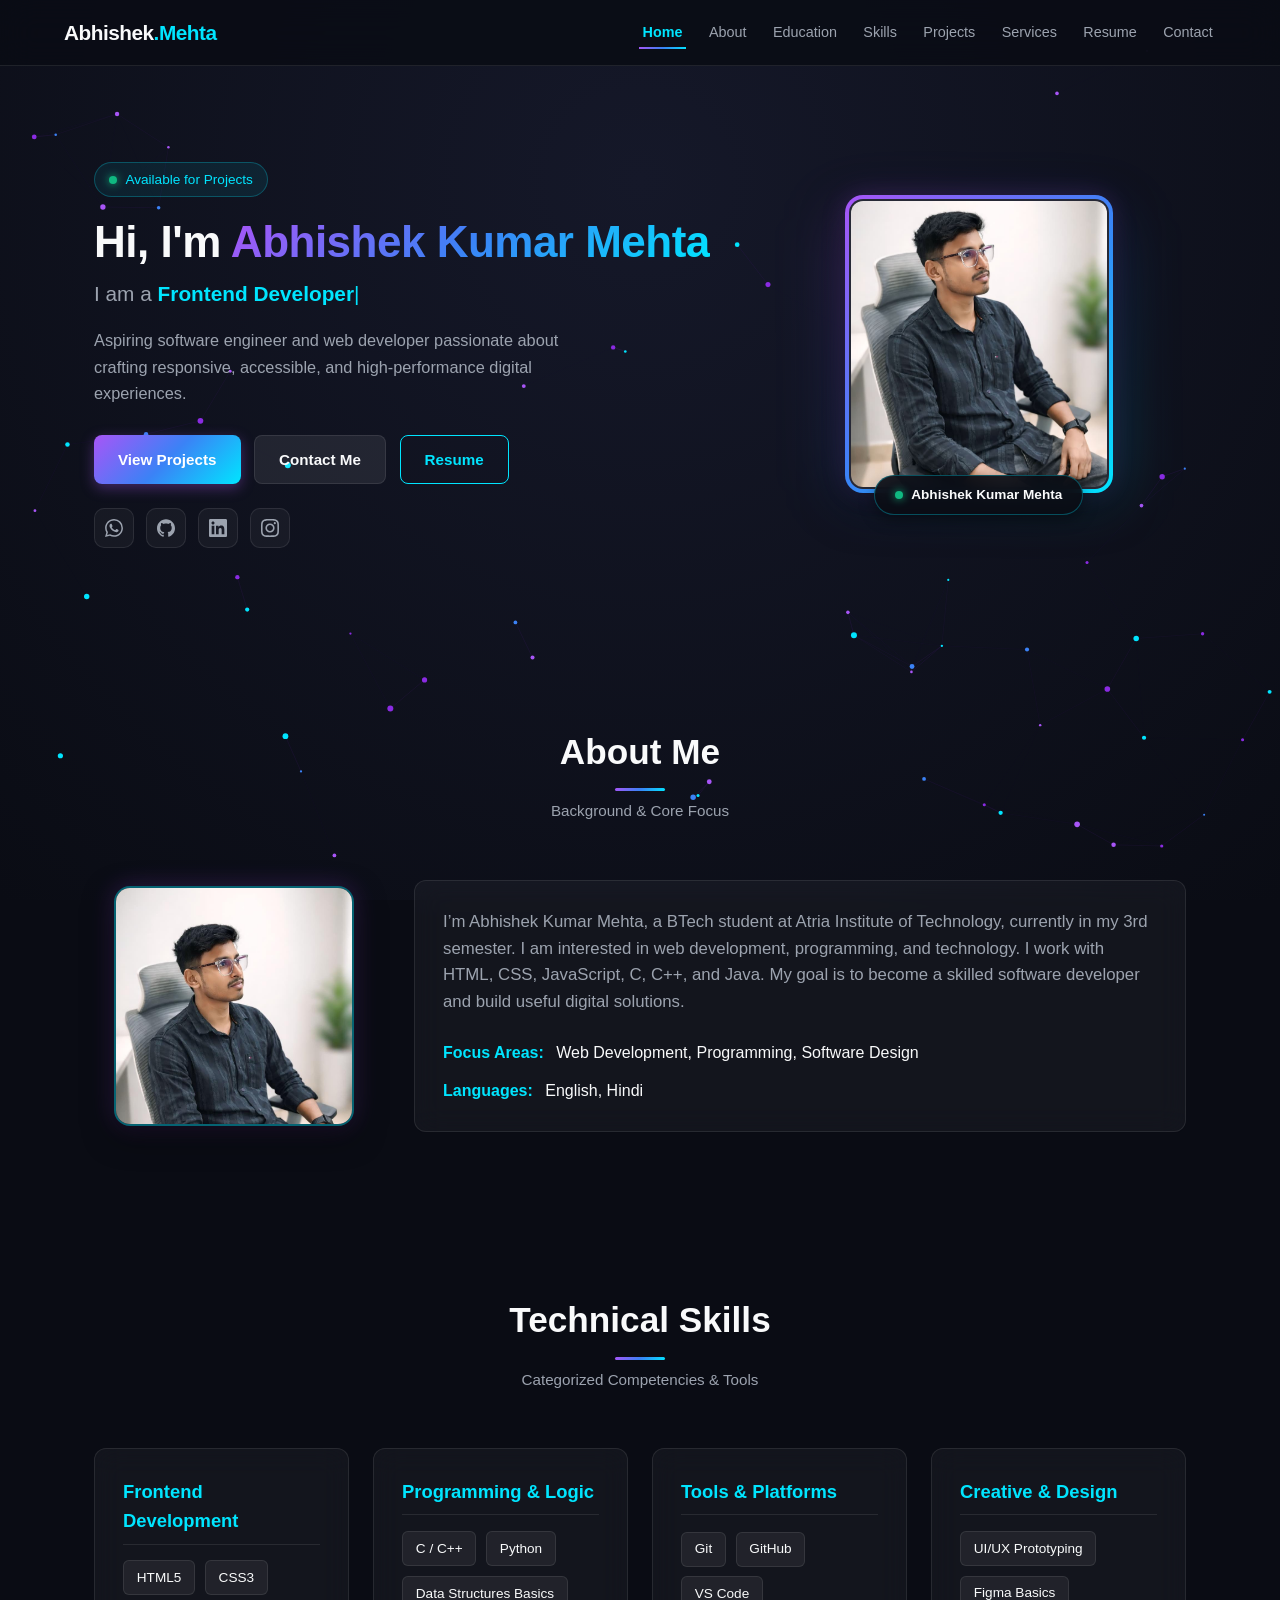
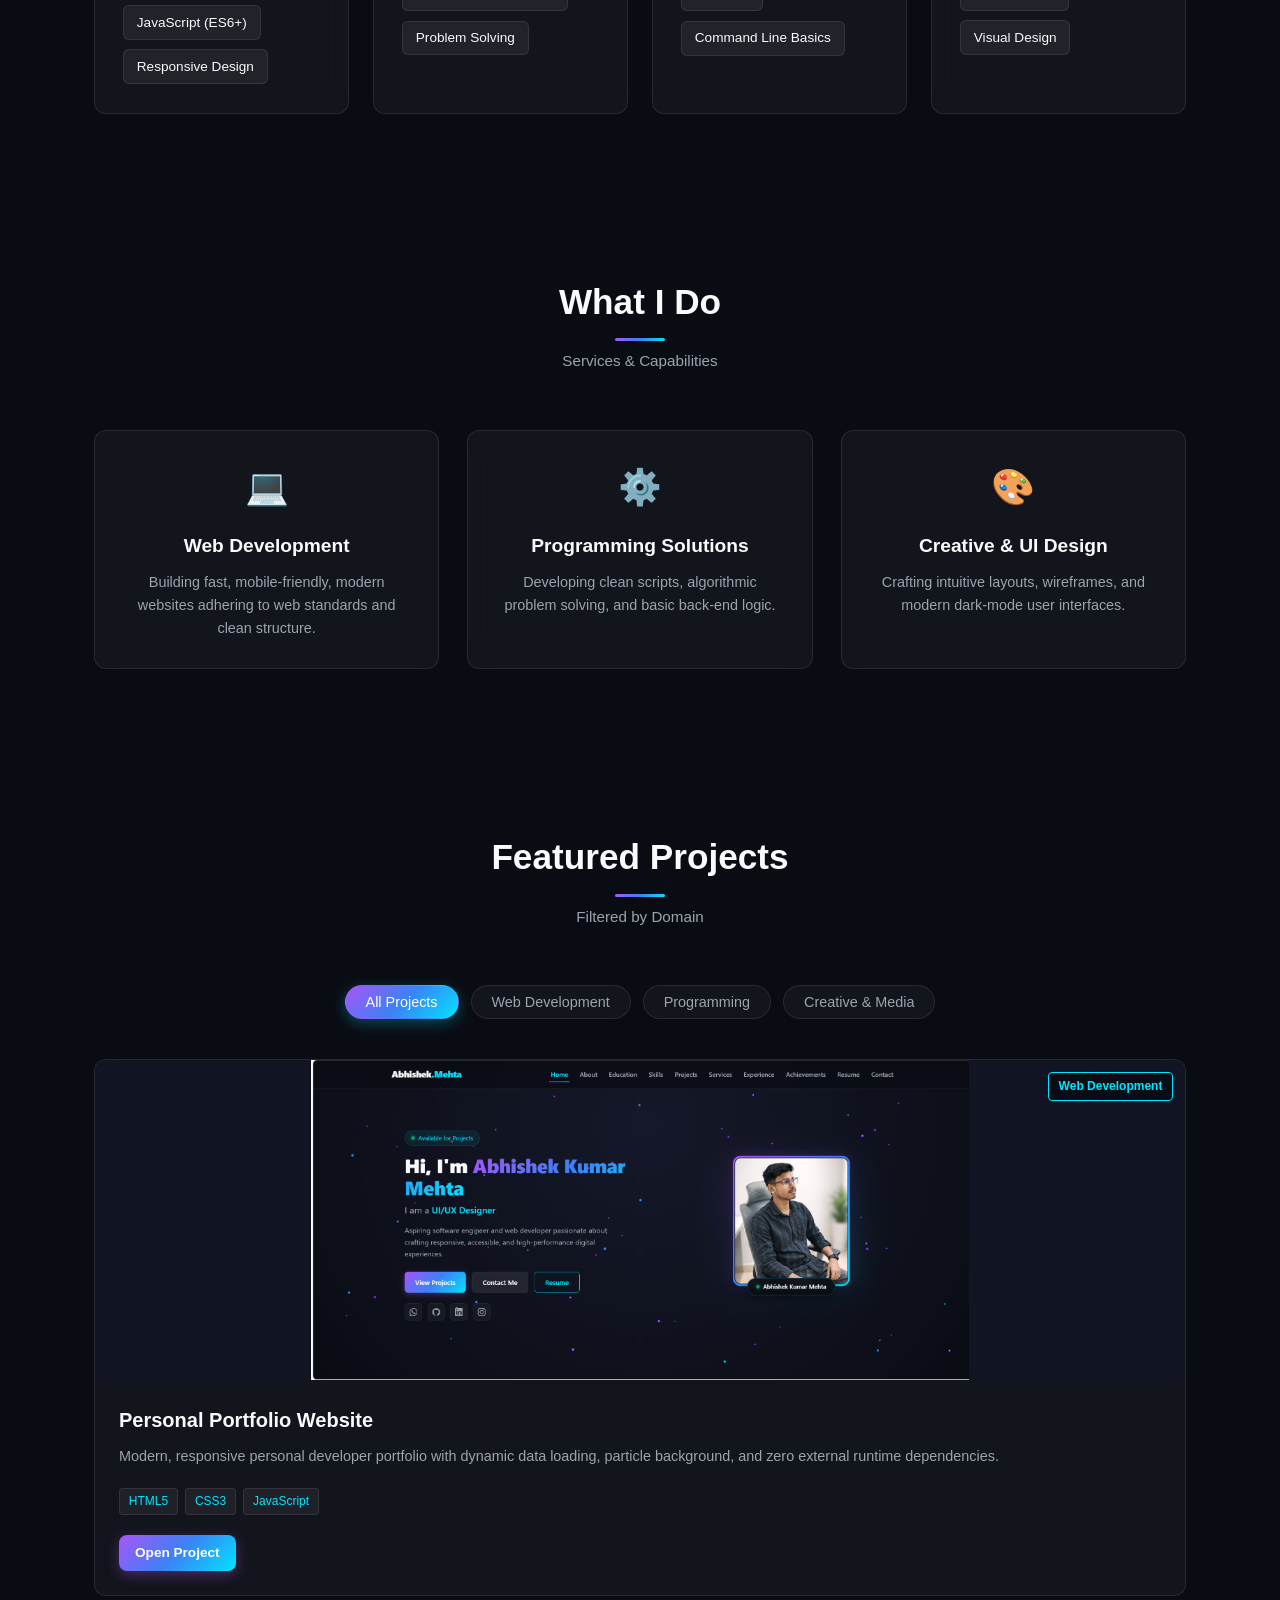
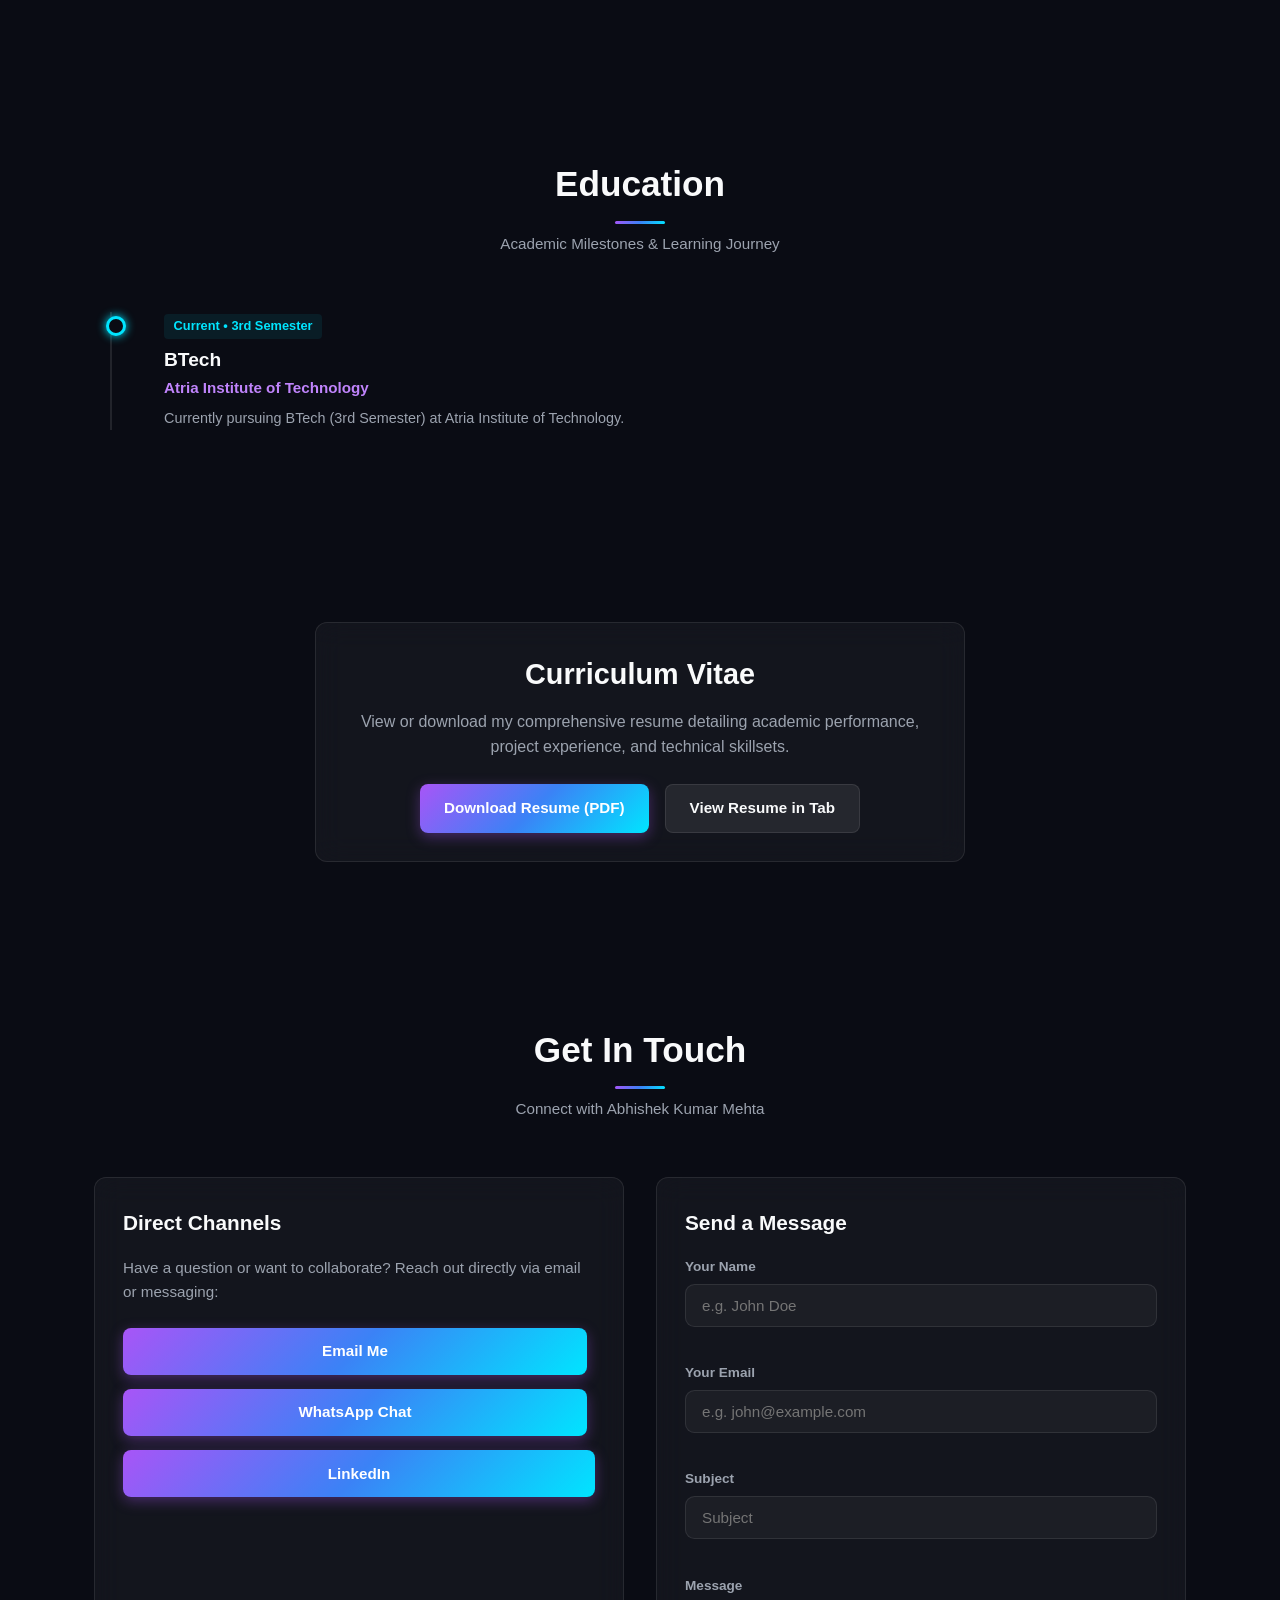
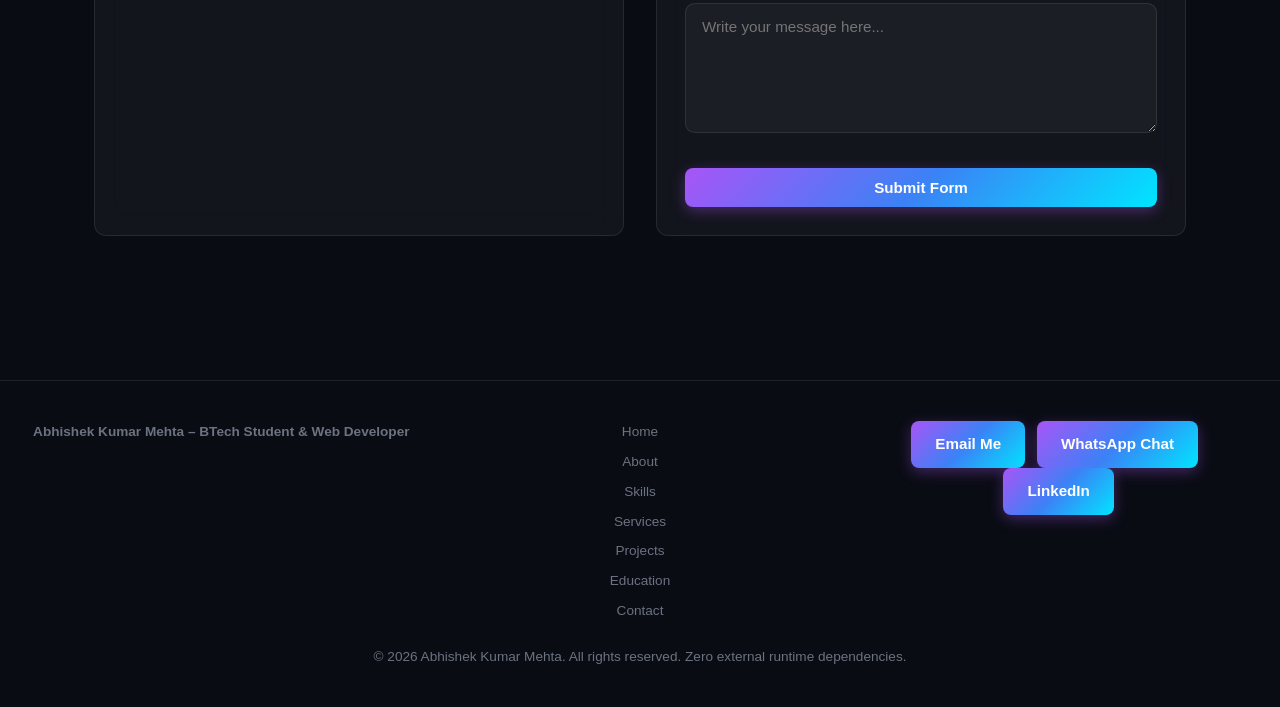
<file: index.html>
<!DOCTYPE html>
<html lang="en">
<head>
    <meta charset="UTF-8">
    <meta name="viewport" content="width=device-width, initial-scale=1.0">
    <title>Abhishek Kumar Mehta | Portfolio</title>
    <meta name="description" content="Personal portfolio of Abhishek Kumar Mehta showcasing web development, programming projects, and skills.">
    <link rel="stylesheet" href="style.css">
</head>
<body>
    <canvas id="particle-bg"></canvas>

    <!-- Navigation Header -->
    <header class="nav-bar">
        <div class="nav-container">
            <a href="#home" class="nav-logo">Abhishek<span>.Mehta</span></a>
            <button class="menu-toggle" aria-label="Toggle navigation" aria-expanded="false">☰</button>
            <nav id="main-nav">
                <ul class="nav-list">
                    <li><a href="#home">Home</a></li>
                    <li><a href="#about">About</a></li>
                    <li><a href="#education">Education</a></li>
                    <li><a href="#skills">Skills</a></li>
                    <li><a href="#projects">Projects</a></li>
                    <li><a href="#services">Services</a></li>
                    <li><a href="#resume">Resume</a></li>
                    <li><a href="#contact">Contact</a></li>
                </ul>
            </nav>
        </div>
    </header>

    <main>
        <!-- Hero Section -->
        <section id="home" class="section hero-section">
            <div class="hero-container">
                <div class="hero-left">
                    <div class="availability-badge">
                        <span class="status-dot"></span>
                        <span id="hero-status">Available for Opportunities</span>
                    </div>
                    <h1 class="hero-title">Hi, I'm <span class="gradient-text">Abhishek Kumar Mehta</span></h1>
                    <p class="subtitle">I am a <span id="profession">Frontend Developer</span><span class="blinking-cursor">|</span></p>
                    <p class="hero-bio">
                        Aspiring software engineer and web developer passionate about crafting responsive, accessible, and high-performance digital experiences.
                    </p>
                    <div class="hero-buttons">
                        <a href="#projects" class="btn btn-primary">View Projects</a>
                        <a href="#contact" class="btn btn-secondary">Contact Me</a>
                        <a href="assets/resume.pdf" class="btn btn-outline" download>Resume</a>
                    </div>
                    <div class="hero-social-icons">
                        <a id="hero-whatsapp" href="https://wa.me/919608850355" target="_blank" rel="noopener noreferrer" class="hero-social" aria-label="WhatsApp" title="WhatsApp">
                            <svg viewBox="0 0 24 24" fill="currentColor" width="18" height="18"><path d="M17.472 14.382c-.297-.149-1.758-.867-2.03-.967-.273-.099-.471-.148-.67.15-.197.297-.767.966-.94 1.164-.173.199-.347.223-.644.075-.297-.15-1.255-.463-2.39-1.475-.883-.788-1.48-1.761-1.653-2.059-.173-.297-.018-.458.13-.606.134-.133.298-.347.446-.52.149-.174.198-.298.298-.497.099-.198.05-.371-.025-.52-.075-.149-.669-1.612-.916-2.207-.242-.579-.487-.5-.669-.51-.173-.008-.371-.01-.57-.01-.198 0-.52.074-.792.372-.272.297-1.04 1.016-1.04 2.479 0 1.462 1.065 2.875 1.213 3.074.149.198 2.096 3.2 5.077 4.487.709.306 1.262.489 1.694.625.712.227 1.36.195 1.871.118.571-.085 1.758-.719 2.006-1.413.248-.694.248-1.289.173-1.413-.074-.124-.272-.198-.57-.347m-5.421 7.403h-.004a9.87 9.87 0 01-5.031-1.378l-.361-.214-3.741.982.998-3.648-.235-.374a9.86 9.86 0 01-1.51-5.26c.001-5.45 4.436-9.884 9.888-9.884 2.64 0 5.122 1.03 6.988 2.898a9.825 9.825 0 012.893 6.994c-.003 5.45-4.437 9.884-9.885 9.884m8.413-18.297A11.815 11.815 0 0012.05 0C5.495 0 .16 5.335.157 11.892c0 2.096.547 4.142 1.588 5.945L.057 24l6.305-1.654a11.882 11.882 0 005.683 1.448h.005c6.554 0 11.89-5.335 11.893-11.893a11.821 11.821 0 00-3.48-8.413z"/></svg>
                        </a>
                        <a id="hero-github" href="https://github.com/your_github" target="_blank" rel="noopener noreferrer" class="hero-social" aria-label="GitHub" title="GitHub">
                            <svg viewBox="0 0 24 24" fill="currentColor" width="18" height="18"><path d="M12 .297c-6.63 0-12 5.373-12 12 0 5.303 3.438 9.8 8.205 11.385.6.113.82-.258.82-.577 0-.285-.01-1.04-.015-2.04-3.338.724-4.042-1.61-4.042-1.61C4.422 18.07 3.633 17.7 3.633 17.7c-1.087-.744.084-.729.084-.729 1.205.084 1.838 1.236 1.838 1.236 1.07 1.835 2.809 1.305 3.495.998.108-.776.417-1.305.76-1.605-2.665-.3-5.466-1.332-5.466-5.93 0-1.31.465-2.38 1.235-3.22-.135-.303-.54-1.523.105-3.176 0 0 1.005-.322 3.3 1.23.96-.267 1.98-.399 3-.405 1.02.006 2.04.138 3 .405 2.28-1.552 3.285-1.23 3.285-1.23.645 1.653.24 2.873.12 3.176.765.84 1.23 1.91 1.23 3.22 0 4.61-2.805 5.625-5.475 5.92.42.36.81 1.096.81 2.22 0 1.606-.015 2.896-.015 3.286 0 .315.21.69.825.57C20.565 22.092 24 17.592 24 12.297c0-6.627-5.373-12-12-12"/></svg>
                        </a>
                        <a id="hero-linkedin" href="https://linkedin.com/in/your_linkedin" target="_blank" rel="noopener noreferrer" class="hero-social" aria-label="LinkedIn" title="LinkedIn">
                            <svg viewBox="0 0 24 24" fill="currentColor" width="18" height="18"><path d="M20.447 20.452h-3.554v-5.569c0-1.328-.027-3.037-1.852-3.037-1.853 0-2.136 1.445-2.136 2.939v5.667H9.351V9h3.414v1.561h.046c.477-.9 1.637-1.85 3.37-1.85 3.601 0 4.267 2.37 4.267 5.455v6.286zM5.337 7.433c-1.144 0-2.063-.926-2.063-2.065 0-1.138.92-2.063 2.063-2.063 1.14 0 2.064.925 2.064 2.063 0 1.139-.925 2.065-2.064 2.065zm1.782 13.019H3.555V9h3.564v11.452zM22.225 0H1.771C.792 0 0 .774 0 1.729v20.542C0 23.227.792 24 1.771 24h20.451C23.2 24 24 23.227 24 22.271V1.729C24 .774 23.2 0 22.222 0h.003z"/></svg>
                        </a>
                        <a id="hero-instagram" href="https://instagram.com/your_instagram" target="_blank" rel="noopener noreferrer" class="hero-social" aria-label="Instagram" title="Instagram">
                            <svg viewBox="0 0 24 24" fill="currentColor" width="18" height="18"><path d="M12 0C8.74 0 8.333.015 7.053.072 5.775.132 4.905.333 4.14.63c-.789.306-1.459.717-2.126 1.384S.935 3.35.63 4.14C.333 4.905.131 5.775.072 7.053.012 8.333 0 8.74 0 12s.015 3.667.072 4.947c.06 1.277.261 2.148.558 2.913.306.788.717 1.459 1.384 2.126.667.666 1.336 1.079 2.126 1.384.766.296 1.636.499 2.913.558C8.333 23.988 8.74 24 12 24s3.667-.015 4.947-.072c1.277-.06 2.148-.262 2.913-.558.788-.306 1.459-.718 2.126-1.384.666-.667 1.079-1.335 1.384-2.126.296-.765.499-1.636.558-2.913.06-1.28.072-1.687.072-4.947s-.015-3.667-.072-4.947c-.06-1.277-.262-2.149-.558-2.913-.306-.789-.718-1.459-1.384-2.126C21.319 1.347 20.651.935 19.86.63c-.765-.297-1.636-.499-2.913-.558C15.667.012 15.26 0 12 0zm0 2.16c3.203 0 3.585.016 4.85.071 1.17.055 1.805.249 2.227.415.562.217.96.477 1.382.896.419.42.679.819.896 1.381.164.422.36 1.057.413 2.227.057 1.266.07 1.646.07 4.85s-.015 3.585-.074 4.85c-.061 1.17-.256 1.805-.421 2.227-.224.562-.479.96-.899 1.382-.419.419-.824.679-1.38.896-.42.164-1.065.36-2.235.413-1.274.057-1.649.07-4.859.07-3.211 0-3.586-.015-4.859-.074-1.171-.061-1.816-.256-2.236-.421-.569-.224-.96-.479-1.379-.899-.421-.419-.69-.824-.9-1.38-.165-.42-.359-1.065-.42-2.235-.045-1.26-.061-1.649-.061-4.844 0-3.196.016-3.586.061-4.861.061-1.17.255-1.814.42-2.234.21-.57.479-.96.9-1.381.419-.419.81-.689 1.379-.898.42-.166 1.051-.361 2.221-.421 1.275-.045 1.65-.06 4.859-.06l.045.03zm0 3.678a6.162 6.162 0 100 12.324 6.162 6.162 0 100-12.324zM12 16c-2.2 0-4-1.79-4-4s1.79-4 4-4 4 1.79 4 4-1.79 4-4 4zm7.846-10.405a1.441 1.441 0 11-2.882 0 1.441 1.441 0 012.882 0z"/></svg>
                        </a>
                    </div>
                </div>
                <div class="hero-right">
                    <div class="portrait-frame">
                        <div class="portrait-glow"></div>
                        <div class="portrait-border">
                            <img src="assets/profile.jpg" alt="Abhishek Kumar Mehta" class="profile-pic" onerror="this.onerror=null;this.src='assets/placeholder.svg';" />
                        </div>
                        <div class="portrait-name-tag">
                            <span class="tag-dot"></span>
                            Abhishek Kumar Mehta
                        </div>
                    </div>
                </div>
            </div>
        </section>

        <!-- About Me Section -->
        <section id="about" class="section">
            <div class="section-header">
                <h2>About Me</h2>
                <p class="section-tagline">Background & Core Focus</p>
            </div>
            <div class="about-container">
                <div class="about-photo-wrapper">
                    <img src="assets/about.jpg" alt="Abhishek Kumar Mehta portrait" class="about-photo" onerror="this.onerror=null;this.src='assets/placeholder.svg';" />
                </div>
                <div class="about-content card">
                    <p id="about-bio" class="about-text">
                        I'm Abhishek Kumar Mehta, a BTech student at Atria Institute of Technology, currently in my 3rd semester. I am interested in web development, programming, and technology. I work with HTML, CSS, JavaScript, C, C++, and Java. My goal is to become a skilled software developer and build useful digital solutions.
                    </p>
                    <ul class="about-details">
                        <li><strong>Focus Areas:</strong> <span id="about-focus">Web Development, Programming, Software Design</span></li>
                        <li><strong>Languages:</strong> <span id="about-languages">English, Hindi</span></li>
                    </ul>
                </div>
            </div>
        </section>

        <!-- Skills Section -->
        <section id="skills" class="section">
            <div class="section-header">
                <h2>Technical Skills</h2>
                <p class="section-tagline">Categorized Competencies & Tools</p>
            </div>
            <div id="skills-list" class="skills-category-grid"></div>
        </section>

        <!-- Services Section -->
        <section id="services" class="section">
            <div class="section-header">
                <h2>What I Do</h2>
                <p class="section-tagline">Services & Capabilities</p>
            </div>
            <div class="services-grid"></div>
        </section>

        <!-- Projects Section -->
        <section id="projects" class="section">
            <div class="section-header">
                <h2>Featured Projects</h2>
                <p class="section-tagline">Filtered by Domain</p>
            </div>
            <div class="project-filters">
                <button class="filter-btn active" data-filter="All">All Projects</button>
                <button class="filter-btn" data-filter="Web Development">Web Development</button>
                <button class="filter-btn" data-filter="Programming">Programming</button>
                <button class="filter-btn" data-filter="Creative & Media">Creative & Media</button>
            </div>
            <div id="projects-gallery" class="projects-grid"></div>
        </section>

        <!-- Education Section -->
        <section id="education" class="section">
            <div class="section-header">
                <h2>Education</h2>
                <p class="section-tagline">Academic Milestones & Learning Journey</p>
            </div>
            <div id="education-timeline" class="timeline"></div>
        </section>

        <!-- Resume Section (moved above Contact) -->
        <section id="resume" class="section">
            <div class="resume-card card">
                <h2>Curriculum Vitae</h2>
                <p>View or download my comprehensive resume detailing academic performance, project experience, and technical skillsets.</p>
                <div class="resume-actions">
                    <a href="resume.pdf" class="btn btn-primary" download>Download Resume (PDF)</a>
                    <a href="resume.pdf" class="btn btn-secondary" target="_blank">View Resume in Tab</a>
                </div>
            </div>
        </section>

        <!-- Contact Section -->
        <section id="contact" class="section">
            <div class="section-header">
                <h2>Get In Touch</h2>
                <p class="section-tagline">Connect with Abhishek Kumar Mehta</p>
            </div>
            <div class="contact-wrapper">
                <div class="contact-info card">
                    <h3>Direct Channels</h3>
                    <p>Have a question or want to collaborate? Reach out directly via email or messaging:</p>
                    <div class="direct-contact-links">
                        <a id="email-link" href="mailto:abhishekraaz9771@gmail.com" class="btn btn-primary" style="margin-right:0.5rem;">Email Me</a>
                        <a id="whatsapp-link" href="https://wa.me/919608850355" target="_blank" rel="noopener noreferrer" class="btn btn-primary" style="margin-right:0.5rem;">WhatsApp Chat</a>
                        <a id="linkedin-link" href="https://www.linkedin.com/in/abhishek-mehta-bbab1339b/" target="_blank" rel="noopener noreferrer" class="btn btn-primary">LinkedIn</a>
                    </div>
                </div>
                <div class="contact-form-card card">
                    <h3>Send a Message</h3>
                    <form id="contact-form" class="contact-form" novalidate>
                        <div class="form-group">
                            <label for="name">Your Name</label>
                            <input type="text" id="name" name="name" placeholder="e.g. John Doe" required />
                        </div>
                        <div class="form-group">
                            <label for="email">Your Email</label>
                            <input type="email" id="email" name="email" placeholder="e.g. john@example.com" required />
                        </div>
                        <div class="form-group">
                            <label for="subject">Subject</label>
                            <input type="text" id="subject" name="subject" placeholder="Subject" required />
                        </div>
                        <div class="form-group">
                            <label for="message">Message</label>
                            <textarea id="message" name="message" rows="4" placeholder="Write your message here..." required></textarea>
                        </div>
                        <button type="submit" class="btn btn-primary">Submit Form</button>
                        <div id="form-status" class="form-status" aria-live="polite"></div>
                    </form>
                </div>
            </div>
        </section>

        <!-- Experience Section (hidden) -->
        <section id="experience" class="section">
            <div class="section-header">
                <h2>Experience & Activities</h2>
                <p class="section-tagline">Roles, Internships & Project Contributions</p>
            </div>
            <div id="experience-timeline" class="timeline"></div>
        </section>

        <!-- Achievements Section (hidden) -->
        <section id="achievements" class="section">
            <div class="section-header">
                <h2>Achievements & Certifications</h2>
                <p class="section-tagline">Verified Credentials & Recognition</p>
            </div>
            <div id="achievements-list" class="achievements-grid"></div>
        </section>
    </main>

    <footer>
        <div class="footer-grid">
            <div class="footer-intro">
                <p>Abhishek Kumar Mehta – BTech Student & Web Developer</p>
            </div>
            <div class="footer-nav">
                <ul>
                    <li><a href="#home">Home</a></li>
                    <li><a href="#about">About</a></li>
                    <li><a href="#skills">Skills</a></li>
                    <li><a href="#services">Services</a></li>
                    <li><a href="#projects">Projects</a></li>
                    <li><a href="#education">Education</a></li>
                    <li><a href="#contact">Contact</a></li>
                </ul>
            </div>
            <div class="footer-contact">
                <a href="mailto:abhishekraaz9771@gmail.com" class="btn btn-primary" style="margin-right:0.5rem;">Email Me</a>
                <a href="https://wa.me/919608850355" target="_blank" rel="noopener noreferrer" class="btn btn-primary" style="margin-right:0.5rem;">WhatsApp Chat</a>
                <a href="https://www.linkedin.com/in/abhishek-mehta-bbab1339b/" target="_blank" rel="noopener noreferrer" class="btn btn-primary">LinkedIn</a>
            </div>
        </div>
        <p>&copy; 2026 Abhishek Kumar Mehta. All rights reserved. Zero external runtime dependencies.</p>
    </footer>

    <script src="data.js"></script>
    <script src="script.js"></script>
</body>
</html>
</file>
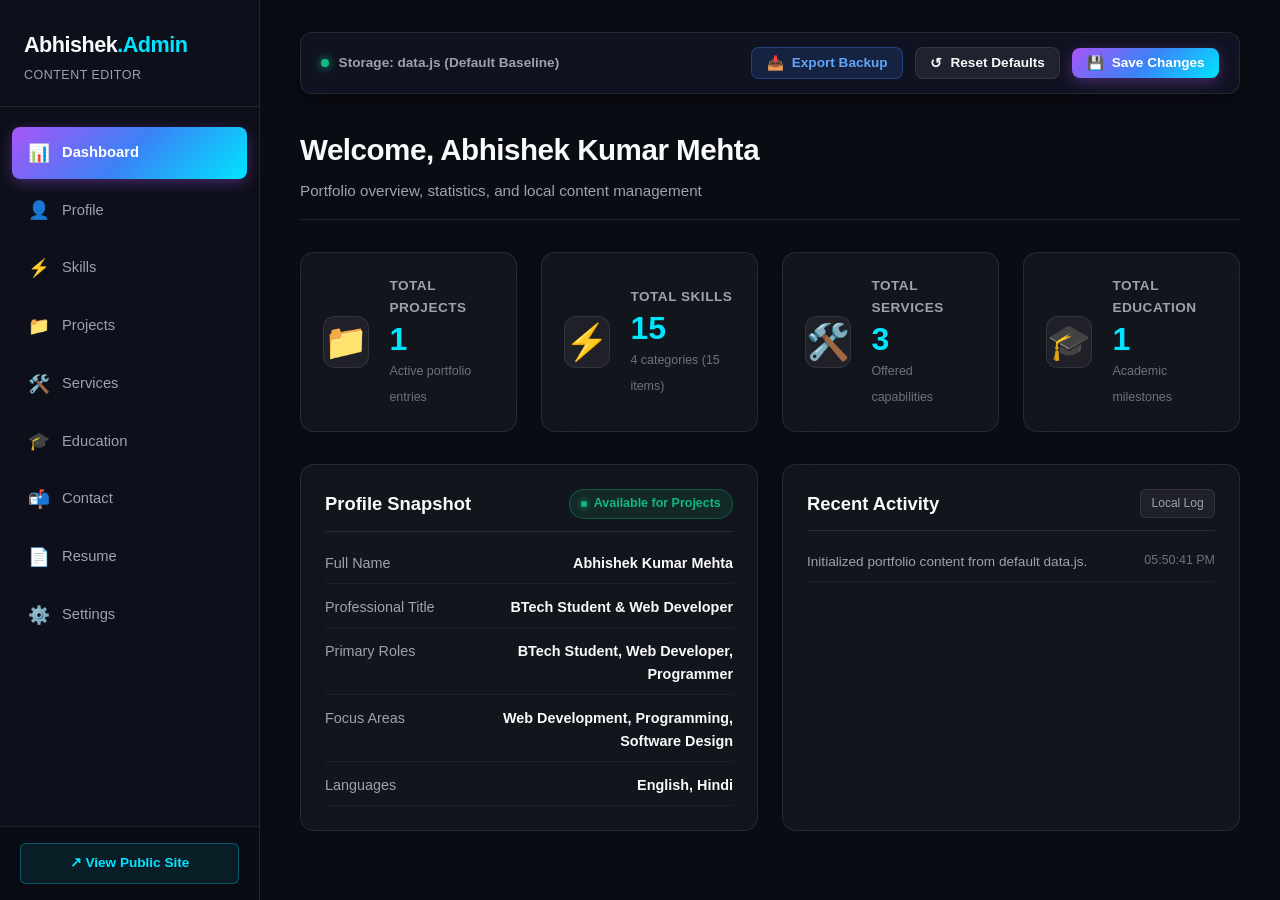
<file: admin.html>
<!DOCTYPE html>
<html lang="en">
<head>
    <meta charset="UTF-8" />
    <meta name="viewport" content="width=device-width, initial-scale=1.0" />
    <title>Admin Dashboard – Abhishek Kumar Mehta</title>
    <link rel="stylesheet" href="admin.css" />
</head>
<body>
    <!-- Mobile Header -->
    <header class="mobile-header">
        <button class="sidebar-toggle" id="sidebar-toggle" aria-label="Toggle navigation">☰</button>
        <div class="mobile-title">Portfolio Admin</div>
    </header>

    <!-- Sidebar Navigation -->
    <aside class="admin-sidebar" id="admin-sidebar">
        <div class="sidebar-header">
            <h2>Abhishek<span>.Admin</span></h2>
            <p class="sidebar-subtitle">Content Editor</p>
        </div>
        <nav class="sidebar-nav">
            <ul>
                <li><a href="#dashboard" class="active" data-panel="dashboard"><span class="nav-icon">📊</span> Dashboard</a></li>
                <li><a href="#profile" data-panel="profile"><span class="nav-icon">👤</span> Profile</a></li>
                <li><a href="#skills" data-panel="skills"><span class="nav-icon">⚡</span> Skills</a></li>
                <li><a href="#projects" data-panel="projects"><span class="nav-icon">📁</span> Projects</a></li>
                <li><a href="#services" data-panel="services"><span class="nav-icon">🛠️</span> Services</a></li>
                <li><a href="#education" data-panel="education"><span class="nav-icon">🎓</span> Education</a></li>
                <li><a href="#contact" data-panel="contact"><span class="nav-icon">📬</span> Contact</a></li>
                <li><a href="#resume" data-panel="resume"><span class="nav-icon">📄</span> Resume</a></li>
                <li><a href="#settings" data-panel="settings"><span class="nav-icon">⚙️</span> Settings</a></li>
            </ul>
        </nav>
        <div class="sidebar-footer">
            <a href="index.html" class="view-site-link" target="_blank" rel="noopener noreferrer">↗ View Public Site</a>
        </div>
    </aside>

    <!-- Main Content Area -->
    <main class="admin-main" id="admin-main">
        <!-- Global Persistent Action Toolbar -->
        <div class="admin-actions-bar">
            <div class="storage-indicator">
                <span class="indicator-dot" id="storage-indicator-dot"></span>
                <span class="indicator-text" id="storage-indicator-text">Storage: data.js (Default)</span>
            </div>
            <div class="global-actions">
                <button type="button" class="btn btn-export btn-sm" id="btn-export-backup" title="Export portfolio data as JSON backup">
                    <span>📥</span> Export Backup
                </button>
                <button type="button" class="btn btn-secondary btn-sm" id="btn-reset-changes" title="Reset all changes back to data.js defaults">
                    <span>↺</span> Reset Defaults
                </button>
                <button type="button" class="btn btn-primary btn-sm" id="btn-save-changes" title="Save all changes to browser localStorage">
                    <span>💾</span> Save Changes
                </button>
            </div>
        </div>

        <!-- Dashboard Panel -->
        <section class="panel active" id="panel-dashboard">
            <div class="panel-header">
                <h1 class="welcome" id="welcome-heading">Welcome, Abhishek</h1>
                <p class="panel-tagline">Portfolio overview, statistics, and local content management</p>
            </div>
            
            <!-- Statistics Cards -->
            <div class="stats-grid">
                <div class="card stat-card">
                    <div class="stat-icon">📁</div>
                    <div class="stat-info">
                        <h3>Total Projects</h3>
                        <p class="stat" id="stat-projects">0</p>
                        <span class="stat-meta">Active portfolio entries</span>
                    </div>
                </div>
                <div class="card stat-card">
                    <div class="stat-icon">⚡</div>
                    <div class="stat-info">
                        <h3>Total Skills</h3>
                        <p class="stat" id="stat-skills">0</p>
                        <span class="stat-meta" id="stat-skills-meta">Competency pills</span>
                    </div>
                </div>
                <div class="card stat-card">
                    <div class="stat-icon">🛠️</div>
                    <div class="stat-info">
                        <h3>Total Services</h3>
                        <p class="stat" id="stat-services">0</p>
                        <span class="stat-meta">Offered capabilities</span>
                    </div>
                </div>
                <div class="card stat-card">
                    <div class="stat-icon">🎓</div>
                    <div class="stat-info">
                        <h3>Total Education</h3>
                        <p class="stat" id="stat-education">0</p>
                        <span class="stat-meta">Academic milestones</span>
                    </div>
                </div>
            </div>

            <!-- Dashboard 2-Column Overview -->
            <div class="dashboard-grid">
                <div class="card dash-card">
                    <div class="card-header">
                        <h3>Profile Snapshot</h3>
                        <span class="status-badge" id="dash-profile-status">Available</span>
                    </div>
                    <div id="dash-profile-summary" class="profile-summary"></div>
                </div>

                <div class="card dash-card">
                    <div class="card-header">
                        <h3>Recent Activity</h3>
                        <span class="badge-dim">Local Log</span>
                    </div>
                    <div class="activity-content" id="activity-list"></div>
                </div>
            </div>
        </section>

        <!-- Profile Panel -->
        <section class="panel" id="panel-profile">
            <div class="panel-header">
                <div>
                    <h2>Profile Information</h2>
                    <p class="panel-tagline">Edit full name, professional title, roles, bio, focus areas, and languages</p>
                </div>
            </div>
            <div id="profile-editor-container"></div>
        </section>

        <!-- Skills Panel -->
        <section class="panel" id="panel-skills">
            <div class="panel-header flex-header">
                <div>
                    <h2>Technical Skills</h2>
                    <p class="panel-tagline">Add, edit, and organize skill categories and individual competencies</p>
                </div>
                <button type="button" class="btn btn-primary btn-sm" id="btn-add-category">
                    <span>+</span> Add Category
                </button>
            </div>
            <div id="skills-editor-container"></div>
        </section>

        <!-- Projects Panel -->
        <section class="panel" id="panel-projects">
            <div class="panel-header flex-header">
                <div>
                    <h2>Featured Projects</h2>
                    <p class="panel-tagline">Add, edit, or delete portfolio project entries</p>
                </div>
                <button type="button" class="btn btn-primary btn-sm" id="btn-add-project">
                    <span>+</span> Add Project
                </button>
            </div>
            <div id="projects-editor-container"></div>
        </section>

        <!-- Services Panel -->
        <section class="panel" id="panel-services">
            <div class="panel-header flex-header">
                <div>
                    <h2>Services & Capabilities</h2>
                    <p class="panel-tagline">Manage services, descriptions, and iconography</p>
                </div>
                <button type="button" class="btn btn-primary btn-sm" id="btn-add-service">
                    <span>+</span> Add Service
                </button>
            </div>
            <div id="services-editor-container"></div>
        </section>

        <!-- Education Panel -->
        <section class="panel" id="panel-education">
            <div class="panel-header flex-header">
                <div>
                    <h2>Education History</h2>
                    <p class="panel-tagline">Manage academic qualifications and institutional milestones</p>
                </div>
                <button type="button" class="btn btn-primary btn-sm" id="btn-add-education">
                    <span>+</span> Add Education
                </button>
            </div>
            <div id="education-editor-container"></div>
        </section>

        <!-- Contact Panel -->
        <section class="panel" id="panel-contact">
            <div class="panel-header">
                <div>
                    <h2>Contact & Communication Channels</h2>
                    <p class="panel-tagline">Edit verified direct email, WhatsApp, and LinkedIn URLs</p>
                </div>
            </div>
            <div id="contact-editor-container"></div>
        </section>

        <!-- Resume Panel -->
        <section class="panel" id="panel-resume">
            <div class="panel-header">
                <div>
                    <h2>Curriculum Vitae</h2>
                    <p class="panel-tagline">Resume document path and public availability status</p>
                </div>
            </div>
            <div id="resume-editor-container"></div>
        </section>

        <!-- Settings Panel -->
        <section class="panel" id="panel-settings">
            <div class="panel-header">
                <div>
                    <h2>System Settings & Backup</h2>
                    <p class="panel-tagline">Storage backend status, local persistence controls, and data export</p>
                </div>
            </div>
            <div id="settings-editor-container"></div>
        </section>
    </main>

    <!-- Reusable Modal Dialog for Add/Edit Operations -->
    <div id="admin-modal" class="modal-overlay hidden" role="dialog" aria-modal="true" aria-hidden="true">
        <div class="modal-card card">
            <div class="modal-header">
                <h3 id="modal-title">Edit Item</h3>
                <button type="button" class="modal-close-btn" id="modal-close-btn" aria-label="Close dialog">✕</button>
            </div>
            <div class="modal-body" id="modal-body"></div>
            <div class="modal-footer">
                <button type="button" class="btn btn-secondary" id="modal-cancel-btn">Cancel</button>
                <button type="button" class="btn btn-primary" id="modal-save-btn">Apply Changes</button>
            </div>
        </div>
    </div>

    <!-- Toast Notification Container -->
    <div id="toast-container" class="toast-container" aria-live="polite"></div>

    <!-- Data source & Admin Controller Scripts -->
    <script src="data.js"></script>
    <script src="admin.js"></script>
</body>
</html>
</file>
<file: style.css>
/* style.css - Abhishek Kumar Mehta Portfolio */
/* Design System: Deep Dark Navy, Purple-Cyan Gradients, Glassmorphism Cards */

:root {
    --bg-dark: #0a0c14;
    --bg-card: rgba(255, 255, 255, 0.04);
    --bg-card-hover: rgba(255, 255, 255, 0.07);
    --border-color: rgba(255, 255, 255, 0.09);
    --border-hover: rgba(0, 229, 255, 0.35);

    --primary-purple: #9333ea;
    --primary-cyan: #00e5ff;
    --primary-blue: #3b82f6;
    --accent-gradient: linear-gradient(135deg, #a855f7 0%, #3b82f6 50%, #00e5ff 100%);
    --accent-glow: rgba(168, 85, 247, 0.25);

    --text-main: #f9fafb;
    --text-muted: #9ca3af;
    --text-dim: #6b7280;

    --font-stack: -apple-system, BlinkMacSystemFont, 'Segoe UI', Roboto, Helvetica, Arial, sans-serif;
    --transition-speed: 0.3s;
}

* {
    box-sizing: border-box;
    margin: 0;
    padding: 0;
}

html {
    scroll-behavior: smooth;
}

body {
    background-color: var(--bg-dark);
    color: var(--text-main);
    font-family: var(--font-stack);
    line-height: 1.6;
    overflow-x: hidden;
    position: relative;
}

/* Background Particle Canvas */
#particle-bg {
    position: fixed;
    top: 0;
    left: 0;
    width: 100vw;
    height: 100vh;
    z-index: -1;
    pointer-events: none;
    background: radial-gradient(circle at 50% 20%, #151829 0%, #0a0c14 100%);
}

/* Typography & Helpers */
a {
    color: inherit;
    text-decoration: none;
    transition: color var(--transition-speed);
}

.gradient-text {
    background: var(--accent-gradient);
    -webkit-background-clip: text;
    -webkit-text-fill-color: transparent;
}

.section {
    padding: 5rem 1.5rem;
    max-width: 1140px;
    margin: 0 auto;
}

.section-header {
    text-align: center;
    margin-bottom: 3.5rem;
}

.section-header h2 {
    font-size: 2.2rem;
    font-weight: 700;
    color: var(--text-main);
    position: relative;
    display: inline-block;
}

.section-header h2::after {
    content: '';
    display: block;
    width: 50px;
    height: 3px;
    background: var(--accent-gradient);
    margin: 0.5rem auto 0;
    border-radius: 2px;
}

.section-tagline {
    color: var(--text-muted);
    font-size: 0.95rem;
    margin-top: 0.5rem;
}

/* Glassmorphism Card Style */
.card {
    background: var(--bg-card);
    border: 1px solid var(--border-color);
    border-radius: 12px;
    padding: 1.75rem;
    backdrop-filter: blur(14px);
    -webkit-backdrop-filter: blur(14px);
    transition: transform var(--transition-speed), border-color var(--transition-speed), box-shadow var(--transition-speed);
}

.card:hover {
    transform: translateY(-4px);
    border-color: var(--border-hover);
    box-shadow: 0 10px 25px -5px rgba(0, 0, 0, 0.4), 0 0 15px var(--accent-glow);
}

/* Buttons */
.btn {
    display: inline-flex;
    align-items: center;
    justify-content: center;
    padding: 0.7rem 1.5rem;
    font-size: 0.95rem;
    font-weight: 600;
    border-radius: 8px;
    cursor: pointer;
    transition: all var(--transition-speed);
    border: none;
    text-decoration: none;
}

.btn-primary {
    background: var(--accent-gradient);
    color: #ffffff;
    box-shadow: 0 4px 14px rgba(168, 85, 247, 0.35);
}

.btn-primary:hover {
    box-shadow: 0 6px 20px rgba(0, 229, 255, 0.4);
    transform: translateY(-2px);
}

.btn-secondary {
    background: rgba(255, 255, 255, 0.08);
    color: var(--text-main);
    border: 1px solid var(--border-color);
}

.btn-secondary:hover {
    background: rgba(255, 255, 255, 0.15);
    border-color: var(--primary-cyan);
    transform: translateY(-2px);
}

.btn-outline {
    background: transparent;
    color: var(--primary-cyan);
    border: 1px solid var(--primary-cyan);
}

.btn-outline:hover {
    background: rgba(0, 229, 255, 0.1);
    transform: translateY(-2px);
}

.btn-sm {
    padding: 0.45rem 1rem;
    font-size: 0.85rem;
}

/* ==================== Navigation Bar ==================== */
.nav-bar {
    position: sticky;
    top: 0;
    z-index: 1000;
    background: rgba(10, 12, 20, 0.85);
    backdrop-filter: blur(16px);
    -webkit-backdrop-filter: blur(16px);
    border-bottom: 1px solid var(--border-color);
}

.nav-container {
    max-width: 1200px;
    margin: 0 auto;
    padding: 1rem 1.5rem;
    display: flex;
    justify-content: space-between;
    align-items: center;
}

.nav-logo {
    font-size: 1.3rem;
    font-weight: 800;
    letter-spacing: -0.5px;
    color: var(--text-main);
}

.nav-logo span {
    color: var(--primary-cyan);
}

.nav-list {
    display: flex;
    gap: 1.25rem;
    list-style: none;
    align-items: center;
}

.nav-list li a {
    color: var(--text-muted);
    font-size: 0.9rem;
    font-weight: 500;
    padding: 0.4rem 0.2rem;
    position: relative;
}

.nav-list li a::after {
    content: '';
    position: absolute;
    bottom: -2px;
    left: 0;
    width: 0;
    height: 2px;
    background: var(--accent-gradient);
    transition: width var(--transition-speed);
}

.nav-list li a:hover {
    color: var(--text-main);
}

.nav-list li a:hover::after,
.nav-list li a.active::after {
    width: 100%;
}

.nav-list li a.active {
    color: var(--primary-cyan);
    font-weight: 600;
}

.menu-toggle {
    display: none;
    background: none;
    border: none;
    color: var(--text-main);
    font-size: 1.6rem;
    cursor: pointer;
}

/* ==================== Hero Section ==================== */
.hero-section {
    padding-top: 6rem;
    padding-bottom: 6rem;
}

.hero-container {
    display: grid;
    grid-template-columns: 1.2fr 0.8fr;
    gap: 3.5rem;
    align-items: center;
}

.availability-badge {
    display: inline-flex;
    align-items: center;
    gap: 0.5rem;
    padding: 0.35rem 0.9rem;
    background: rgba(0, 229, 255, 0.08);
    border: 1px solid rgba(0, 229, 255, 0.25);
    border-radius: 50px;
    font-size: 0.85rem;
    color: var(--primary-cyan);
    margin-bottom: 1.25rem;
}

.status-dot {
    width: 8px;
    height: 8px;
    background: #10b981;
    border-radius: 50%;
    box-shadow: 0 0 8px #10b981;
    animation: pulse 2s infinite;
}

@keyframes pulse {
    0% { transform: scale(0.95); opacity: 0.8; }
    50% { transform: scale(1.2); opacity: 1; }
    100% { transform: scale(0.95); opacity: 0.8; }
}

/* Hero Title Typography */
.hero-title {
    font-size: 2.75rem;
    line-height: 1.15;
    font-weight: 800;
    letter-spacing: -0.5px;
    margin-bottom: 0.6rem;
}

.subtitle {
    font-size: 1.3rem;
    color: var(--text-muted);
    margin-bottom: 1rem;
    min-height: 2rem;
}

#profession {
    color: var(--primary-cyan);
    font-weight: 600;
    transition: opacity 0.3s ease;
}

.blinking-cursor {
    color: var(--primary-cyan);
    font-weight: 300;
    animation: blink 1s infinite;
}

@keyframes blink {
    0%, 100% { opacity: 1; }
    50% { opacity: 0; }
}

.hero-bio {
    color: var(--text-muted);
    font-size: 1.02rem;
    line-height: 1.65;
    margin-bottom: 1.75rem;
    max-width: 520px;
}

.hero-buttons {
    display: flex;
    flex-wrap: wrap;
    gap: 0.85rem;
}

/* Hero Right: Professional Portrait Frame */
.portrait-frame {
    position: relative;
    display: flex;
    flex-direction: column;
    align-items: center;
    justify-content: center;
}

.portrait-glow {
    position: absolute;
    width: 280px;
    height: 280px;
    border-radius: 20px;
    background: linear-gradient(135deg, rgba(168,85,247,0.25), rgba(59,130,246,0.2), rgba(0,229,255,0.25));
    filter: blur(30px);
    z-index: 0;
    animation: glowPulse 4s ease-in-out infinite;
}

@keyframes glowPulse {
    0%, 100% { opacity: 0.5; transform: scale(1); }
    50% { opacity: 0.8; transform: scale(1.05); }
}

.portrait-border {
    position: relative;
    z-index: 1;
    padding: 4px;
    border-radius: 18px;
    background: linear-gradient(135deg, #a855f7, #3b82f6, #00e5ff);
    box-shadow: 0 15px 40px rgba(0,0,0,0.5), 0 0 25px rgba(168,85,247,0.2);
}

.portrait-border .profile-pic {
    display: block;
    width: 260px;
    height: 290px;
    border-radius: 14px;
    object-fit: cover;
    object-position: center;
    background: #121422;
}

.portrait-name-tag {
    position: relative;
    z-index: 2;
    display: inline-flex;
    align-items: center;
    gap: 0.5rem;
    margin-top: -18px;
    padding: 0.5rem 1.25rem;
    background: rgba(10, 12, 20, 0.92);
    border: 1px solid rgba(0, 229, 255, 0.3);
    border-radius: 30px;
    font-size: 0.85rem;
    font-weight: 600;
    color: var(--text-main);
    backdrop-filter: blur(10px);
    box-shadow: 0 4px 16px rgba(0,0,0,0.4);
}

.tag-dot {
    width: 8px;
    height: 8px;
    border-radius: 50%;
    background: #10b981;
    box-shadow: 0 0 8px #10b981;
    animation: pulse 2s infinite;
}

/* Hero Social Icons (SVG-based) */
.hero-social-icons {
    margin-top: 1.5rem;
    display: flex;
    gap: 0.75rem;
}

.hero-social {
    display: inline-flex;
    align-items: center;
    justify-content: center;
    width: 40px;
    height: 40px;
    color: var(--text-muted);
    background: rgba(255, 255, 255, 0.04);
    border: 1px solid var(--border-color);
    border-radius: 10px;
    transition: all var(--transition-speed);
}

.hero-social svg {
    display: block;
}

.hero-social:hover {
    color: #ffffff;
    transform: translateY(-3px);
    box-shadow: 0 6px 18px rgba(0, 0, 0, 0.3);
}

/* Per-platform brand hover colours */
.hero-social[aria-label="WhatsApp"]:hover {
    background: #25d366;
    border-color: #25d366;
}

.hero-social[aria-label="GitHub"]:hover {
    background: #333;
    border-color: #555;
}

.hero-social[aria-label="LinkedIn"]:hover {
    background: #0a66c2;
    border-color: #0a66c2;
}

.hero-social[aria-label="Instagram"]:hover {
    background: linear-gradient(135deg, #f09433, #e6683c, #dc2743, #cc2366, #bc1888);
    border-color: #e6683c;
}

/* Profile Photo Shared */
.profile-pic {
    width: 220px;
    height: 220px;
    border-radius: 14px;
    object-fit: cover;
    object-position: center;
    border: 2px solid var(--border-color);
}

/* ==================== About Section ==================== */
.about-container {
    display: grid;
    grid-template-columns: 280px 1fr;
    gap: 2.5rem;
    align-items: center;
}

.about-photo-wrapper {
    position: relative;
    display: inline-flex;
    justify-content: center;
    align-items: center;
    text-align: center;
}

.about-photo {
    width: 240px;
    height: 240px;
    border-radius: 16px;
    object-fit: cover;
    object-position: center;
    border: 2px solid rgba(0, 229, 255, 0.4);
    box-shadow: 0 10px 30px rgba(0, 0, 0, 0.5), 0 0 25px rgba(168, 85, 247, 0.25);
    transition: transform var(--transition-speed), border-color var(--transition-speed), box-shadow var(--transition-speed);
}

.about-photo:hover {
    transform: translateY(-4px);
    border-color: var(--primary-cyan);
    box-shadow: 0 14px 35px rgba(0, 0, 0, 0.6), 0 0 30px rgba(0, 229, 255, 0.35);
}

.about-text {
    color: var(--text-muted);
    font-size: 1.05rem;
    margin-bottom: 1.5rem;
}

.about-details {
    list-style: none;
    display: grid;
    gap: 0.75rem;
}

.about-details li strong {
    color: var(--primary-cyan);
    margin-right: 0.5rem;
}

/* ==================== Timeline (Education & Experience) ==================== */
.timeline {
    position: relative;
    padding-left: 2rem;
    border-left: 2px solid rgba(255, 255, 255, 0.1);
    margin-left: 1rem;
}

.timeline-item {
    position: relative;
    margin-bottom: 2rem;
    padding-left: 1.25rem;
}

.timeline-item::before {
    content: '';
    position: absolute;
    left: -2.4rem;
    top: 4px;
    width: 14px;
    height: 14px;
    border-radius: 50%;
    background: var(--bg-dark);
    border: 3px solid var(--primary-cyan);
    box-shadow: 0 0 10px var(--primary-cyan);
}

.timeline-date {
    display: inline-block;
    font-size: 0.8rem;
    font-weight: 600;
    color: var(--primary-cyan);
    padding: 0.15rem 0.6rem;
    background: rgba(0, 229, 255, 0.08);
    border-radius: 4px;
    margin-bottom: 0.4rem;
}

.timeline-title {
    font-size: 1.2rem;
    color: var(--text-main);
    font-weight: 600;
}

.timeline-subtitle {
    font-size: 0.95rem;
    color: #c084fc;
    margin-bottom: 0.4rem;
}

.timeline-desc {
    color: var(--text-muted);
    font-size: 0.9rem;
}

/* ==================== Skills Section ==================== */
.skills-category-grid {
    display: grid;
    grid-template-columns: repeat(auto-fit, minmax(250px, 1fr));
    gap: 1.5rem;
}

.skill-category-card {
    display: flex;
    flex-direction: column;
}

.skill-category-title {
    font-size: 1.15rem;
    color: var(--primary-cyan);
    margin-bottom: 1rem;
    padding-bottom: 0.5rem;
    border-bottom: 1px solid var(--border-color);
}

.skill-pills-wrap {
    display: flex;
    flex-wrap: wrap;
    gap: 0.6rem;
}

.skill-pill {
    background: rgba(255, 255, 255, 0.06);
    border: 1px solid var(--border-color);
    padding: 0.35rem 0.8rem;
    border-radius: 6px;
    font-size: 0.85rem;
    color: var(--text-main);
    transition: all var(--transition-speed);
}

.skill-pill:hover {
    background: rgba(168, 85, 247, 0.15);
    border-color: var(--primary-purple);
    color: #ffffff;
    transform: translateY(-2px);
}

/* ==================== Projects Section ==================== */
.project-filters {
    display: flex;
    justify-content: center;
    flex-wrap: wrap;
    gap: 0.75rem;
    margin-bottom: 2.5rem;
}

.filter-btn {
    background: var(--bg-card);
    border: 1px solid var(--border-color);
    color: var(--text-muted);
    padding: 0.5rem 1.25rem;
    border-radius: 20px;
    font-size: 0.9rem;
    cursor: pointer;
    transition: all var(--transition-speed);
}

.filter-btn:hover {
    color: var(--text-main);
    border-color: var(--primary-cyan);
}

.filter-btn.active {
    background: var(--accent-gradient);
    color: #ffffff;
    border-color: transparent;
    box-shadow: 0 4px 14px rgba(0, 229, 255, 0.3);
}

.projects-grid {
    display: grid;
    grid-template-columns: repeat(auto-fit, minmax(320px, 1fr));
    gap: 2rem;
}

.project-card {
    display: flex;
    flex-direction: column;
    padding: 0;
    overflow: hidden;
}

.project-card.hide {
    display: none !important;
}

.project-img-wrapper {
    position: relative;
    width: 100%;
    height: 320px;
    background: #111422;
    overflow: hidden;
}

.project-img-wrapper img {
    width: 100%;
    height: 320px;
    object-fit: contain;
    object-position: center top;
    transition: transform 0.4s ease;
}

.project-card:hover .project-img-wrapper img {
    transform: scale(1.05);
}

.project-category-badge {
    position: absolute;
    top: 12px;
    right: 12px;
    background: rgba(10, 12, 20, 0.85);
    border: 1px solid var(--primary-cyan);
    color: var(--primary-cyan);
    font-size: 0.75rem;
    font-weight: 600;
    padding: 0.25rem 0.6rem;
    border-radius: 4px;
}

.project-content {
    padding: 1.5rem;
    display: flex;
    flex-direction: column;
    flex: 1;
}

.project-title {
    font-size: 1.25rem;
    margin-bottom: 0.6rem;
    color: var(--text-main);
}

.project-desc {
    font-size: 0.9rem;
    color: var(--text-muted);
    margin-bottom: 1.2rem;
    flex: 1;
}

.project-tech {
    display: flex;
    flex-wrap: wrap;
    gap: 0.45rem;
    margin-bottom: 1.25rem;
}

.tech-tag {
    font-size: 0.75rem;
    background: rgba(255, 255, 255, 0.05);
    border: 1px solid var(--border-color);
    padding: 0.2rem 0.55rem;
    border-radius: 4px;
    color: var(--primary-cyan);
}

/* ==================== Services Section ==================== */
.services-grid {
    display: grid;
    grid-template-columns: repeat(auto-fit, minmax(280px, 1fr));
    gap: 1.75rem;
}

.service-card {
    text-align: center;
}

.service-icon {
    font-size: 2.2rem;
    margin-bottom: 1rem;
}

.service-title {
    font-size: 1.2rem;
    color: var(--text-main);
    margin-bottom: 0.6rem;
}

.service-desc {
    font-size: 0.9rem;
    color: var(--text-muted);
}

/* ==================== Achievements Section ==================== */
.achievements-grid {
    display: grid;
    grid-template-columns: repeat(auto-fit, minmax(300px, 1fr));
    gap: 1.5rem;
}

.achievement-card {
    display: flex;
    gap: 1.25rem;
    align-items: flex-start;
}

.achievement-icon {
    font-size: 2rem;
    line-height: 1;
}

.achievement-year {
    font-size: 0.8rem;
    color: var(--primary-cyan);
    font-weight: 600;
}

.achievement-title {
    font-size: 1.15rem;
    color: var(--text-main);
    margin: 0.2rem 0;
}

.achievement-issuer {
    font-size: 0.9rem;
    color: #c084fc;
    margin-bottom: 0.4rem;
}

.achievement-desc {
    font-size: 0.85rem;
    color: var(--text-muted);
}

/* ==================== Resume Section ==================== */
.resume-card {
    text-align: center;
    max-width: 650px;
    margin: 0 auto;
}

.resume-card h2 {
    font-size: 1.8rem;
    margin-bottom: 0.75rem;
}

.resume-card p {
    color: var(--text-muted);
    margin-bottom: 1.5rem;
}

.resume-actions {
    display: flex;
    justify-content: center;
    gap: 1rem;
    flex-wrap: wrap;
}

/* ==================== Contact Section ==================== */
.contact-wrapper {
    display: grid;
    grid-template-columns: 1fr 1fr;
    gap: 2rem;
}

.contact-info h3,
.contact-form-card h3 {
    font-size: 1.3rem;
    margin-bottom: 1rem;
    color: var(--text-main);
}

.contact-info p {
    color: var(--text-muted);
    font-size: 0.95rem;
    margin-bottom: 1.5rem;
}

.direct-contact-links {
    display: flex;
    flex-direction: column;
    gap: 0.9rem;
    margin-bottom: 2rem;
}

.contact-pill {
    display: flex;
    align-items: center;
    gap: 0.75rem;
    padding: 0.8rem 1.2rem;
    background: rgba(255, 255, 255, 0.05);
    border: 1px solid var(--border-color);
    border-radius: 8px;
    font-weight: 600;
    transition: all var(--transition-speed);
}

.contact-pill:hover {
    background: rgba(0, 229, 255, 0.1);
    border-color: var(--primary-cyan);
    color: var(--primary-cyan);
    transform: translateY(-2px);
}

.contact-pill.whatsapp:hover {
    background: rgba(16, 185, 129, 0.15);
    border-color: #10b981;
    color: #10b981;
}

.contact-info h4 {
    font-size: 1rem;
    color: var(--text-muted);
    margin-bottom: 0.75rem;
}

.social-links {
    display: flex;
    gap: 1rem;
    flex-wrap: wrap;
}

.social-links a {
    font-size: 0.9rem;
    color: var(--text-muted);
    padding: 0.4rem 0.8rem;
    border: 1px solid var(--border-color);
    border-radius: 6px;
    background: rgba(255, 255, 255, 0.03);
}

.social-links a:hover {
    color: var(--primary-cyan);
    border-color: var(--primary-cyan);
    transform: translateY(-2px);
}

/* Contact Form */
.contact-form {
    display: flex;
    flex-direction: column;
    gap: 1.2rem;
}

.form-group {
    display: flex;
    flex-direction: column;
    gap: 0.4rem;
}

.form-group label {
    font-size: 0.85rem;
    font-weight: 600;
    color: var(--text-muted);
}

.form-group input,
.form-group textarea {
    width: 100%;
    padding: 0.75rem 1rem;
    background: rgba(10, 12, 20, 0.8);
    border: 1px solid var(--border-color);
    border-radius: 8px;
    color: var(--text-main);
    font-family: inherit;
    font-size: 0.95rem;
    transition: border-color var(--transition-speed);
}

.form-group input:focus,
.form-group textarea:focus {
    outline: none;
    border-color: var(--primary-cyan);
    box-shadow: 0 0 10px rgba(0, 229, 255, 0.2);
}

.form-status {
    margin-top: 0.75rem;
    font-size: 0.9rem;
    border-radius: 6px;
    padding: 0.75rem;
    display: none;
}

.form-status.error {
    display: block;
    background: rgba(239, 68, 68, 0.15);
    border: 1px solid #ef4444;
    color: #fca5a5;
}

.form-status.info {
    display: block;
    background: rgba(59, 130, 246, 0.15);
    border: 1px solid #3b82f6;
    color: #bfdbfe;
    line-height: 1.5;
}

/* ==================== Footer ==================== */
footer {
    text-align: center;
    padding: 2.5rem 1.5rem;
    border-top: 1px solid var(--border-color);
    color: var(--text-dim);
    font-size: 0.85rem;
    margin-top: 4rem;
}

/* ==================== Responsive Queries ==================== */
@media (max-width: 992px) {
    .hero-container {
        grid-template-columns: 1fr;
        text-align: center;
    }

    .hero-bio {
        margin-left: auto;
        margin-right: auto;
    }

    .hero-buttons {
        justify-content: center;
    }

    .hero-social-icons {
        justify-content: center;
    }

    .portrait-frame {
        margin: 0 auto;
    }

    .portrait-border .profile-pic {
        width: 220px;
        height: 240px;
    }

    .portrait-glow {
        width: 230px;
        height: 230px;
    }

    .about-container {
        grid-template-columns: 1fr;
        text-align: center;
    }

    .about-photo {
        width: 210px;
        height: 210px;
    }

    .about-details {
        text-align: left;
        max-width: 450px;
        margin: 0 auto;
    }

    .contact-wrapper {
        grid-template-columns: 1fr;
    }
}

@media (max-width: 768px) {
    .menu-toggle {
        display: block;
    }

    .nav-list {
        display: none;
        position: absolute;
        top: 100%;
        left: 0;
        right: 0;
        background: rgba(10, 12, 20, 0.98);
        border-bottom: 1px solid var(--border-color);
        flex-direction: column;
        padding: 1.5rem;
        gap: 1.25rem;
    }

    .nav-list.active {
        display: flex;
    }

    .hero-title {
        font-size: 2rem;
    }

    .subtitle {
        font-size: 1.1rem;
    }

    .section {
        padding: 3.5rem 1rem;
    }

    .projects-grid {
        grid-template-columns: 1fr;
    }

    .portrait-border .profile-pic {
        width: 180px;
        height: 200px;
    }

    .portrait-glow {
        width: 190px;
        height: 190px;
    }

    .about-photo {
        width: 180px;
        height: 180px;
    }

    .hero-social {
        width: 36px;
        height: 36px;
    }

    .hero-social svg {
        width: 16px;
        height: 16px;
    }
}
/* Hide empty Experience and Achievements sections */
.section#experience,
.section#achievements {
    display: none !important;
}

/* Footer three‑column responsive layout */
.footer-grid {
    display: grid;
    grid-template-columns: repeat(auto-fit, minmax(200px, 1fr));
    gap: 1.5rem;
    margin-bottom: 1rem;
    align-items: start;
}
.footer-nav ul {
    list-style: none;
    padding: 0;
    margin: 0;
}
.footer-nav ul li {
    margin-bottom: 0.5rem;
}
.footer-intro p {
    margin: 0;
    font-weight: 600;
}
/* Contact Form Enhancements */
/* Glassmorphism card already applied via .card; add specific spacing and input styles */
.contact-form-card .form-group {
    margin-bottom: 1.2rem;
}

.contact-form-card input,
.contact-form-card textarea {
    width: 100%;
    padding: 0.75rem 1rem;
    border-radius: 0.6rem;
    background: var(--bg-card);
    border: 1px solid var(--border-color);
    color: var(--text-main);
    font-size: 0.95rem;
    transition: border-color var(--transition-speed), box-shadow var(--transition-speed), background var(--transition-speed);
}

.contact-form-card input:focus,
.contact-form-card textarea:focus {
    outline: none;
    border-color: var(--primary-cyan);
    box-shadow: 0 0 12px var(--primary-cyan);
    background: rgba(255,255,255,0.02);
}

/* Purple-to-cyan gradient glow effect on focus */
.contact-form-card input:focus,
.contact-form-card textarea:focus {
    background: linear-gradient(135deg, var(--primary-purple), var(--primary-cyan));
    -webkit-background-clip: text;
    -webkit-text-fill-color: transparent;
    animation: glowFocus 0.4s ease-out forwards;
}

@keyframes glowFocus {
    from { opacity: 0.8; }
    to { opacity: 1; }
}

/* Textarea specific adjustments */
.contact-form-card textarea {
    min-height: 120px;
    resize: vertical;
    line-height: 1.5;
}

/* Submit button hover animation */
.contact-form-card .btn-primary {
    width: 100%;
    transition: transform var(--transition-speed), box-shadow var(--transition-speed);
}

.contact-form-card .btn-primary:hover {
    transform: translateY(-3px);
    box-shadow: 0 6px 20px rgba(0, 229, 255, 0.4);
}
/* ==================== Contact Form Design Enhancements ==================== */
/* Ensure glassmorphism card styling is applied (inherits .card). */

/* Spacing between fields */
.contact-form-card .form-group {
    margin-bottom: 1rem;
}

/* Input & textarea base styling */
.contact-form-card input,
.contact-form-card textarea {
    width: 100%;
    padding: 0.75rem 1rem;
    border-radius: 0.6rem;
    background: var(--bg-card);
    border: 1px solid var(--border-color);
    color: var(--text-main);
    font-size: 0.95rem;
    transition: border-color var(--transition-speed), box-shadow var(--transition-speed), background var(--transition-speed);
}

/* Focus animation – purple to cyan glowing border */
.contact-form-card input:focus,
.contact-form-card textarea:focus {
    outline: none;
    border-color: var(--primary-cyan);
    background: var(--bg-card);
    animation: borderGlow 0.4s forwards;
}

@keyframes borderGlow {
    0% {
        box-shadow: 0 0 0 rgba(147,51,234,0), 0 0 0 rgba(0,229,255,0);
    }
    100% {
        box-shadow: 0 0 8px var(--primary-purple), 0 0 12px var(--primary-cyan);
    }
}

/* Textarea specific tweaks */
.contact-form-card textarea {
    min-height: 130px;
    resize: vertical;
    line-height: 1.5;
}

/* Submit button – keep full‑width gradient, add hover lift & glow */
.contact-form-card .btn-primary {
    width: 100%;
    transition: transform var(--transition-speed), box-shadow var(--transition-speed);
}

.contact-form-card .btn-primary:hover {
    transform: translateY(-3px);
    box-shadow: 0 6px 20px rgba(0, 229, 255, 0.4);
}
</file>
<file: admin.css>
/* admin.css – Premium Dark Local Admin Dashboard & Editor (Stage 3) */
/* Abhishek Kumar Mehta Portfolio Admin Interface */

:root {
    --bg-dark: #0a0c14;
    --bg-surface: #111422;
    --bg-card: rgba(255, 255, 255, 0.04);
    --bg-card-hover: rgba(255, 255, 255, 0.07);
    --border-color: rgba(255, 255, 255, 0.09);
    --border-hover: rgba(0, 229, 255, 0.35);

    --primary-purple: #9333ea;
    --primary-cyan: #00e5ff;
    --primary-blue: #3b82f6;
    --danger-red: #ef4444;
    --success-green: #10b981;
    --warning-yellow: #f59e0b;

    --accent-gradient: linear-gradient(135deg, #a855f7 0%, #3b82f6 50%, #00e5ff 100%);
    --accent-glow: rgba(168, 85, 247, 0.25);

    --text-main: #f9fafb;
    --text-muted: #9ca3af;
    --text-dim: #6b7280;

    --font-stack: -apple-system, BlinkMacSystemFont, 'Segoe UI', Roboto, Helvetica, Arial, sans-serif;
    --transition-speed: 0.22s;
}

/* Reset & Base */
* {
    box-sizing: border-box;
    margin: 0;
    padding: 0;
}

body {
    background-color: var(--bg-dark);
    color: var(--text-main);
    font-family: var(--font-stack);
    line-height: 1.6;
    min-height: 100vh;
    display: flex;
}

/* Mobile Header */
.mobile-header {
    display: none;
    position: fixed;
    top: 0;
    left: 0;
    right: 0;
    height: 60px;
    background: rgba(10, 12, 20, 0.95);
    backdrop-filter: blur(12px);
    border-bottom: 1px solid var(--border-color);
    padding: 0 1.25rem;
    align-items: center;
    gap: 1rem;
    z-index: 999;
}

.mobile-title {
    font-size: 1.1rem;
    font-weight: 700;
    color: var(--primary-cyan);
}

.sidebar-toggle {
    background: rgba(255, 255, 255, 0.06);
    border: 1px solid var(--border-color);
    color: var(--text-main);
    font-size: 1.3rem;
    width: 38px;
    height: 38px;
    border-radius: 8px;
    cursor: pointer;
    display: inline-flex;
    align-items: center;
    justify-content: center;
    transition: background var(--transition-speed);
}

.sidebar-toggle:hover {
    background: rgba(0, 229, 255, 0.15);
    border-color: var(--primary-cyan);
}

/* Sidebar */
.admin-sidebar {
    position: fixed;
    top: 0;
    left: 0;
    bottom: 0;
    width: 260px;
    background: #0d0f1a;
    border-right: 1px solid var(--border-color);
    display: flex;
    flex-direction: column;
    z-index: 1000;
    transition: transform var(--transition-speed) ease;
}

.sidebar-header {
    padding: 1.75rem 1.5rem 1.25rem;
    border-bottom: 1px solid var(--border-color);
}

.sidebar-header h2 {
    font-size: 1.35rem;
    font-weight: 800;
    color: var(--text-main);
    letter-spacing: -0.5px;
}

.sidebar-header h2 span {
    color: var(--primary-cyan);
}

.sidebar-subtitle {
    font-size: 0.78rem;
    color: var(--text-muted);
    margin-top: 0.2rem;
    text-transform: uppercase;
    letter-spacing: 0.5px;
}

.sidebar-nav {
    flex: 1;
    overflow-y: auto;
    padding: 1.25rem 0.75rem;
}

.sidebar-nav ul {
    list-style: none;
    display: flex;
    flex-direction: column;
    gap: 0.35rem;
}

.sidebar-nav li a {
    display: flex;
    align-items: center;
    gap: 0.75rem;
    padding: 0.75rem 1rem;
    color: var(--text-muted);
    text-decoration: none;
    font-size: 0.92rem;
    font-weight: 500;
    border-radius: 8px;
    transition: all var(--transition-speed);
}

.nav-icon {
    font-size: 1.1rem;
    width: 22px;
    text-align: center;
}

.sidebar-nav li a:hover {
    color: var(--text-main);
    background: rgba(255, 255, 255, 0.05);
}

.sidebar-nav li a.active {
    background: var(--accent-gradient);
    color: #ffffff;
    font-weight: 600;
    box-shadow: 0 4px 14px rgba(168, 85, 247, 0.35);
}

.sidebar-footer {
    padding: 1rem 1.25rem;
    border-top: 1px solid var(--border-color);
    background: rgba(0, 0, 0, 0.2);
}

.view-site-link {
    display: block;
    text-align: center;
    padding: 0.55rem;
    background: rgba(0, 229, 255, 0.08);
    border: 1px solid rgba(0, 229, 255, 0.3);
    color: var(--primary-cyan);
    border-radius: 6px;
    font-size: 0.85rem;
    font-weight: 600;
    text-decoration: none;
    transition: all var(--transition-speed);
}

.view-site-link:hover {
    background: rgba(0, 229, 255, 0.2);
    transform: translateY(-2px);
}

/* Main Content Area */
.admin-main {
    margin-left: 260px;
    flex: 1;
    padding: 2rem 2.5rem 3.5rem;
    max-width: 1300px;
}

/* Global Actions Bar */
.admin-actions-bar {
    display: flex;
    justify-content: space-between;
    align-items: center;
    padding: 0.85rem 1.25rem;
    background: rgba(17, 20, 34, 0.95);
    backdrop-filter: blur(12px);
    border: 1px solid var(--border-color);
    border-radius: 12px;
    margin-bottom: 2rem;
    position: sticky;
    top: 1rem;
    z-index: 900;
    box-shadow: 0 8px 24px rgba(0, 0, 0, 0.35);
}

.storage-indicator {
    display: flex;
    align-items: center;
    gap: 0.6rem;
    font-size: 0.85rem;
    font-weight: 600;
}

.indicator-dot {
    width: 8px;
    height: 8px;
    border-radius: 50%;
    background: var(--success-green);
    box-shadow: 0 0 8px var(--success-green);
}

.indicator-dot.modified {
    background: var(--warning-yellow);
    box-shadow: 0 0 8px var(--warning-yellow);
    animation: pulse 1.8s infinite;
}

.indicator-text {
    color: var(--text-muted);
}

.global-actions {
    display: flex;
    align-items: center;
    gap: 0.75rem;
}

/* Panel Header */
.panel-header {
    margin-bottom: 2rem;
    padding-bottom: 1rem;
    border-bottom: 1px solid var(--border-color);
}

.panel-header.flex-header {
    display: flex;
    justify-content: space-between;
    align-items: center;
    flex-wrap: wrap;
    gap: 1rem;
}

.panel-header h1.welcome,
.panel-header h2 {
    font-size: 1.85rem;
    font-weight: 800;
    color: var(--text-main);
    letter-spacing: -0.5px;
}

.panel-tagline {
    color: var(--text-muted);
    font-size: 0.95rem;
    margin-top: 0.35rem;
}

/* Panels Visibility */
.panel {
    display: none;
    animation: fadeIn 0.22s ease-out;
}

.panel.active {
    display: block;
}

@keyframes fadeIn {
    from { opacity: 0; transform: translateY(6px); }
    to { opacity: 1; transform: translateY(0); }
}

/* Cards & Glassmorphism */
.card {
    background: var(--bg-card);
    border: 1px solid var(--border-color);
    border-radius: 14px;
    padding: 1.5rem;
    backdrop-filter: blur(14px);
    -webkit-backdrop-filter: blur(14px);
    transition: border-color var(--transition-speed), box-shadow var(--transition-speed);
}

.card:hover {
    border-color: var(--border-hover);
}

.card-header {
    display: flex;
    justify-content: space-between;
    align-items: center;
    margin-bottom: 1.25rem;
    padding-bottom: 0.75rem;
    border-bottom: 1px solid var(--border-color);
}

.card-header h3 {
    font-size: 1.15rem;
    font-weight: 700;
    color: var(--text-main);
}

/* Buttons */
.btn {
    display: inline-flex;
    align-items: center;
    justify-content: center;
    gap: 0.5rem;
    padding: 0.65rem 1.25rem;
    font-size: 0.92rem;
    font-weight: 600;
    border-radius: 8px;
    cursor: pointer;
    border: none;
    text-decoration: none;
    font-family: inherit;
    transition: all var(--transition-speed);
}

.btn-primary {
    background: var(--accent-gradient);
    color: #ffffff;
    box-shadow: 0 4px 14px rgba(168, 85, 247, 0.35);
}

.btn-primary:hover {
    box-shadow: 0 6px 20px rgba(0, 229, 255, 0.4);
    transform: translateY(-2px);
}

.btn-secondary {
    background: rgba(255, 255, 255, 0.07);
    color: var(--text-main);
    border: 1px solid var(--border-color);
}

.btn-secondary:hover {
    background: rgba(255, 255, 255, 0.14);
    border-color: var(--primary-cyan);
    transform: translateY(-2px);
}

.btn-export {
    background: rgba(59, 130, 246, 0.15);
    color: #60a5fa;
    border: 1px solid rgba(59, 130, 246, 0.35);
}

.btn-export:hover {
    background: rgba(59, 130, 246, 0.3);
    color: #93c5fd;
    transform: translateY(-2px);
}

.btn-danger {
    background: rgba(239, 68, 68, 0.12);
    color: #f87171;
    border: 1px solid rgba(239, 68, 68, 0.3);
}

.btn-danger:hover {
    background: rgba(239, 68, 68, 0.25);
    color: #fca5a5;
    border-color: #ef4444;
}

.btn-sm {
    padding: 0.45rem 0.9rem;
    font-size: 0.85rem;
}

.btn-icon {
    padding: 0.35rem 0.65rem;
    border-radius: 6px;
    background: rgba(255, 255, 255, 0.05);
    border: 1px solid var(--border-color);
    color: var(--text-muted);
    font-size: 0.85rem;
    cursor: pointer;
    transition: all var(--transition-speed);
}

.btn-icon:hover {
    background: rgba(0, 229, 255, 0.15);
    border-color: var(--primary-cyan);
    color: var(--primary-cyan);
}

.btn-icon.danger:hover {
    background: rgba(239, 68, 68, 0.2);
    border-color: var(--danger-red);
    color: #fca5a5;
}

/* Forms & Inputs */
.form-group {
    display: flex;
    flex-direction: column;
    gap: 0.4rem;
    margin-bottom: 1.2rem;
}

.form-group label {
    font-size: 0.85rem;
    font-weight: 600;
    color: var(--text-muted);
}

.form-group input,
.form-group textarea,
.form-group select {
    width: 100%;
    padding: 0.75rem 1rem;
    background: rgba(10, 12, 20, 0.85);
    border: 1px solid var(--border-color);
    border-radius: 8px;
    color: var(--text-main);
    font-family: inherit;
    font-size: 0.95rem;
    transition: all var(--transition-speed);
}

.form-group input:focus,
.form-group textarea:focus,
.form-group select:focus {
    outline: none;
    border-color: var(--primary-cyan);
    box-shadow: 0 0 10px rgba(0, 229, 255, 0.25);
    background: rgba(17, 20, 34, 0.95);
}

.form-group textarea {
    min-height: 110px;
    resize: vertical;
    line-height: 1.5;
}

.form-group .field-hint {
    font-size: 0.78rem;
    color: var(--text-dim);
}

.form-group.has-error input,
.form-group.has-error textarea {
    border-color: var(--danger-red);
    box-shadow: 0 0 8px rgba(239, 68, 68, 0.25);
}

.field-error-msg {
    color: #f87171;
    font-size: 0.8rem;
    margin-top: 0.2rem;
}

.form-row {
    display: grid;
    grid-template-columns: 1fr 1fr;
    gap: 1rem;
}

/* Stats Grid */
.stats-grid {
    display: grid;
    grid-template-columns: repeat(4, 1fr);
    gap: 1.5rem;
    margin-bottom: 2rem;
}

.stat-card {
    display: flex;
    align-items: center;
    gap: 1.25rem;
    padding: 1.4rem;
}

.stat-icon {
    font-size: 2.2rem;
    width: 52px;
    height: 52px;
    border-radius: 12px;
    background: rgba(255, 255, 255, 0.05);
    border: 1px solid var(--border-color);
    display: flex;
    align-items: center;
    justify-content: center;
}

.stat-info h3 {
    font-size: 0.85rem;
    text-transform: uppercase;
    letter-spacing: 0.5px;
    color: var(--text-muted);
    font-weight: 600;
    margin-bottom: 0.2rem;
}

.stat-info .stat {
    font-size: 2rem;
    font-weight: 800;
    color: var(--primary-cyan);
    line-height: 1.1;
}

.stat-meta {
    font-size: 0.78rem;
    color: var(--text-dim);
}

/* Dashboard 2-Column Grid */
.dashboard-grid {
    display: grid;
    grid-template-columns: 1fr 1fr;
    gap: 1.5rem;
}

.dash-card {
    min-height: 240px;
}

.profile-summary-list {
    display: flex;
    flex-direction: column;
    gap: 0.75rem;
}

.profile-summary-item {
    display: flex;
    justify-content: space-between;
    font-size: 0.9rem;
    padding-bottom: 0.5rem;
    border-bottom: 1px solid rgba(255, 255, 255, 0.04);
}

.profile-summary-item .label {
    color: var(--text-muted);
    font-weight: 500;
}

.profile-summary-item .value {
    color: var(--text-main);
    font-weight: 600;
    text-align: right;
    max-width: 65%;
}

/* Status Badges */
.status-badge {
    display: inline-flex;
    align-items: center;
    gap: 0.4rem;
    padding: 0.25rem 0.7rem;
    background: rgba(16, 185, 129, 0.12);
    border: 1px solid rgba(16, 185, 129, 0.35);
    color: #10b981;
    border-radius: 50px;
    font-size: 0.78rem;
    font-weight: 600;
}

.status-badge::before {
    content: '';
    width: 6px;
    height: 6px;
    background: #10b981;
    border-radius: 50%;
    box-shadow: 0 0 6px #10b981;
}

.badge-dim {
    padding: 0.25rem 0.65rem;
    background: rgba(255, 255, 255, 0.05);
    border: 1px solid var(--border-color);
    color: var(--text-muted);
    border-radius: 6px;
    font-size: 0.75rem;
}

.badge-primary {
    padding: 0.25rem 0.65rem;
    background: rgba(0, 229, 255, 0.1);
    border: 1px solid rgba(0, 229, 255, 0.3);
    color: var(--primary-cyan);
    border-radius: 6px;
    font-size: 0.75rem;
    font-weight: 600;
}

/* Card Grids */
.cards-layout-grid {
    display: grid;
    grid-template-columns: repeat(auto-fit, minmax(320px, 1fr));
    gap: 1.5rem;
}

/* Skill Category Card & Interactive Elements */
.skill-category-card {
    display: flex;
    flex-direction: column;
}

.category-header-actions {
    display: flex;
    align-items: center;
    gap: 0.5rem;
}

.skill-pills-wrap {
    display: flex;
    flex-wrap: wrap;
    gap: 0.6rem;
    margin-bottom: 1.25rem;
    min-height: 40px;
}

.editable-skill-pill {
    display: inline-flex;
    align-items: center;
    gap: 0.45rem;
    background: rgba(255, 255, 255, 0.06);
    border: 1px solid var(--border-color);
    padding: 0.35rem 0.75rem;
    border-radius: 6px;
    font-size: 0.85rem;
    color: var(--text-main);
    transition: all var(--transition-speed);
}

.editable-skill-pill:hover {
    border-color: var(--primary-cyan);
    background: rgba(0, 229, 255, 0.08);
}

.skill-delete-btn {
    background: none;
    border: none;
    color: var(--text-muted);
    cursor: pointer;
    font-size: 0.95rem;
    line-height: 1;
    padding: 0 0.15rem;
    border-radius: 3px;
    transition: color var(--transition-speed);
}

.skill-delete-btn:hover {
    color: #f87171;
}

.add-skill-bar {
    display: flex;
    gap: 0.5rem;
    margin-top: auto;
    padding-top: 0.75rem;
    border-top: 1px solid rgba(255, 255, 255, 0.05);
}

.add-skill-bar input {
    flex: 1;
    padding: 0.45rem 0.75rem;
    background: rgba(10, 12, 20, 0.8);
    border: 1px solid var(--border-color);
    border-radius: 6px;
    color: var(--text-main);
    font-size: 0.85rem;
}

.add-skill-bar input:focus {
    outline: none;
    border-color: var(--primary-cyan);
}

/* Project Card & Controls */
.project-admin-card {
    display: flex;
    flex-direction: column;
    gap: 0.85rem;
}

.project-card-top {
    display: flex;
    justify-content: space-between;
    align-items: flex-start;
    gap: 0.5rem;
}

.project-card-top h3 {
    font-size: 1.15rem;
    color: var(--text-main);
}

.project-admin-desc {
    font-size: 0.9rem;
    color: var(--text-muted);
    line-height: 1.55;
    flex: 1;
}

.project-admin-tech {
    display: flex;
    flex-wrap: wrap;
    gap: 0.45rem;
}

.tech-tag {
    font-size: 0.75rem;
    background: rgba(0, 229, 255, 0.08);
    border: 1px solid rgba(0, 229, 255, 0.25);
    color: var(--primary-cyan);
    padding: 0.25rem 0.6rem;
    border-radius: 4px;
}

.card-action-bar {
    display: flex;
    justify-content: flex-end;
    align-items: center;
    gap: 0.6rem;
    margin-top: auto;
    padding-top: 0.85rem;
    border-top: 1px solid rgba(255, 255, 255, 0.05);
}

/* Service Card & Controls */
.service-admin-card {
    display: flex;
    flex-direction: column;
    gap: 0.75rem;
}

.service-card-top {
    display: flex;
    align-items: center;
    gap: 1rem;
}

.service-icon-box {
    font-size: 2rem;
    width: 48px;
    height: 48px;
    background: rgba(255, 255, 255, 0.04);
    border: 1px solid var(--border-color);
    border-radius: 10px;
    display: flex;
    align-items: center;
    justify-content: center;
}

/* Education Card & Controls */
.education-admin-card {
    display: flex;
    flex-direction: column;
    gap: 0.65rem;
    position: relative;
    border-left: 3px solid var(--primary-cyan);
}

.education-admin-card .degree {
    font-size: 1.15rem;
    font-weight: 700;
    color: var(--text-main);
}

.education-admin-card .institution {
    font-size: 0.92rem;
    color: #c084fc;
}

/* Activity Items */
.activity-list {
    display: flex;
    flex-direction: column;
    gap: 0.65rem;
}

.activity-item {
    font-size: 0.85rem;
    color: var(--text-muted);
    padding-bottom: 0.5rem;
    border-bottom: 1px solid rgba(255, 255, 255, 0.04);
    display: flex;
    justify-content: space-between;
}

.activity-time {
    color: var(--text-dim);
    font-size: 0.78rem;
}

/* Empty State */
.empty-state {
    padding: 3rem 2rem;
    text-align: center;
    background: rgba(255, 255, 255, 0.02);
    border: 1px dashed var(--border-color);
    border-radius: 12px;
}

.empty-state-icon {
    font-size: 2.5rem;
    margin-bottom: 0.75rem;
    opacity: 0.7;
}

.empty-state h3 {
    font-size: 1.15rem;
    color: var(--text-main);
    margin-bottom: 0.35rem;
}

.empty-state p {
    color: var(--text-muted);
    font-size: 0.9rem;
    max-width: 450px;
    margin: 0 auto;
}

/* Modal Overlay & Dialog */
.modal-overlay {
    position: fixed;
    top: 0;
    left: 0;
    right: 0;
    bottom: 0;
    background: rgba(0, 0, 0, 0.75);
    backdrop-filter: blur(8px);
    display: flex;
    align-items: center;
    justify-content: center;
    z-index: 2000;
    padding: 1.5rem;
    animation: fadeIn 0.2s ease-out;
}

.modal-overlay.hidden {
    display: none;
}

.modal-card {
    background: #111422;
    border: 1px solid var(--border-hover);
    border-radius: 16px;
    width: 100%;
    max-width: 560px;
    max-height: 90vh;
    overflow-y: auto;
    padding: 1.75rem;
    box-shadow: 0 20px 50px rgba(0, 0, 0, 0.7), 0 0 25px var(--accent-glow);
}

.modal-header {
    display: flex;
    justify-content: space-between;
    align-items: center;
    padding-bottom: 1rem;
    border-bottom: 1px solid var(--border-color);
    margin-bottom: 1.25rem;
}

.modal-header h3 {
    font-size: 1.25rem;
    color: var(--text-main);
}

.modal-close-btn {
    background: none;
    border: none;
    color: var(--text-muted);
    font-size: 1.25rem;
    cursor: pointer;
    line-height: 1;
    padding: 0.25rem;
    border-radius: 4px;
    transition: color var(--transition-speed);
}

.modal-close-btn:hover {
    color: var(--text-main);
}

.modal-body {
    margin-bottom: 1.5rem;
}

.modal-footer {
    display: flex;
    justify-content: flex-end;
    gap: 0.75rem;
    padding-top: 1rem;
    border-top: 1px solid var(--border-color);
}

/* Toast Notifications */
.toast-container {
    position: fixed;
    bottom: 1.5rem;
    right: 1.5rem;
    display: flex;
    flex-direction: column;
    gap: 0.65rem;
    z-index: 3000;
}

.toast {
    display: flex;
    align-items: center;
    gap: 0.75rem;
    padding: 0.85rem 1.25rem;
    border-radius: 8px;
    font-size: 0.9rem;
    font-weight: 500;
    box-shadow: 0 8px 25px rgba(0, 0, 0, 0.5);
    animation: toastSlideIn 0.25s ease-out;
    max-width: 420px;
}

@keyframes toastSlideIn {
    from { opacity: 0; transform: translateY(12px); }
    to { opacity: 1; transform: translateY(0); }
}

.toast-success {
    background: #064e3b;
    border: 1px solid #10b981;
    color: #ecfdf5;
}

.toast-error {
    background: #7f1d1d;
    border: 1px solid #ef4444;
    color: #fef2f2;
}

.toast-info {
    background: #1e3a8a;
    border: 1px solid #3b82f6;
    color: #eff6ff;
}

/* Responsive Media Queries */
@media (max-width: 1100px) {
    .stats-grid {
        grid-template-columns: repeat(2, 1fr);
    }
    .dashboard-grid {
        grid-template-columns: 1fr;
    }
}

@media (max-width: 860px) {
    .mobile-header {
        display: flex;
    }
    .admin-sidebar {
        transform: translateX(-100%);
    }
    .admin-sidebar.active {
        transform: translateX(0);
        box-shadow: 10px 0 30px rgba(0, 0, 0, 0.8);
    }
    .admin-main {
        margin-left: 0;
        padding: 5rem 1.25rem 2.5rem;
    }
    .admin-actions-bar {
        flex-direction: column;
        align-items: stretch;
        gap: 0.85rem;
    }
    .global-actions {
        flex-wrap: wrap;
        justify-content: space-between;
    }
    .stats-grid {
        grid-template-columns: 1fr;
    }
    .form-row {
        grid-template-columns: 1fr;
    }
}
</file>
